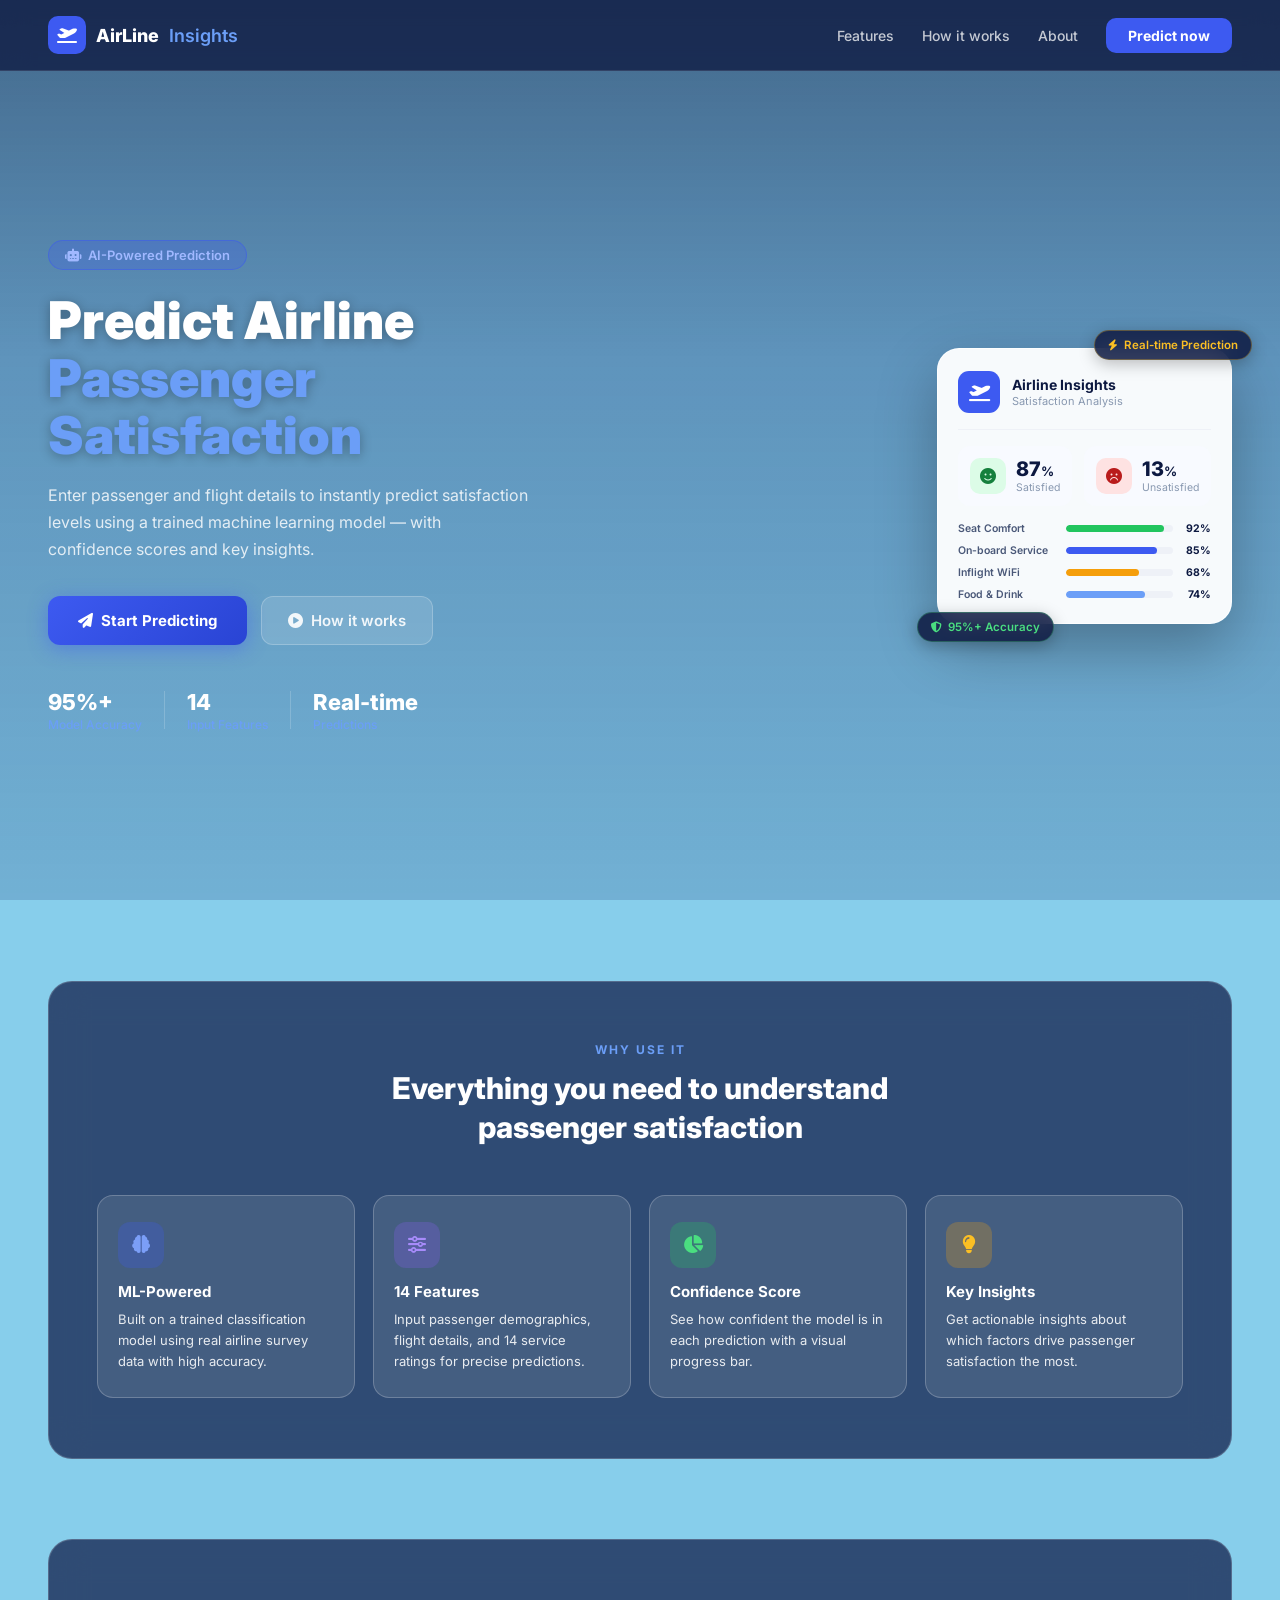
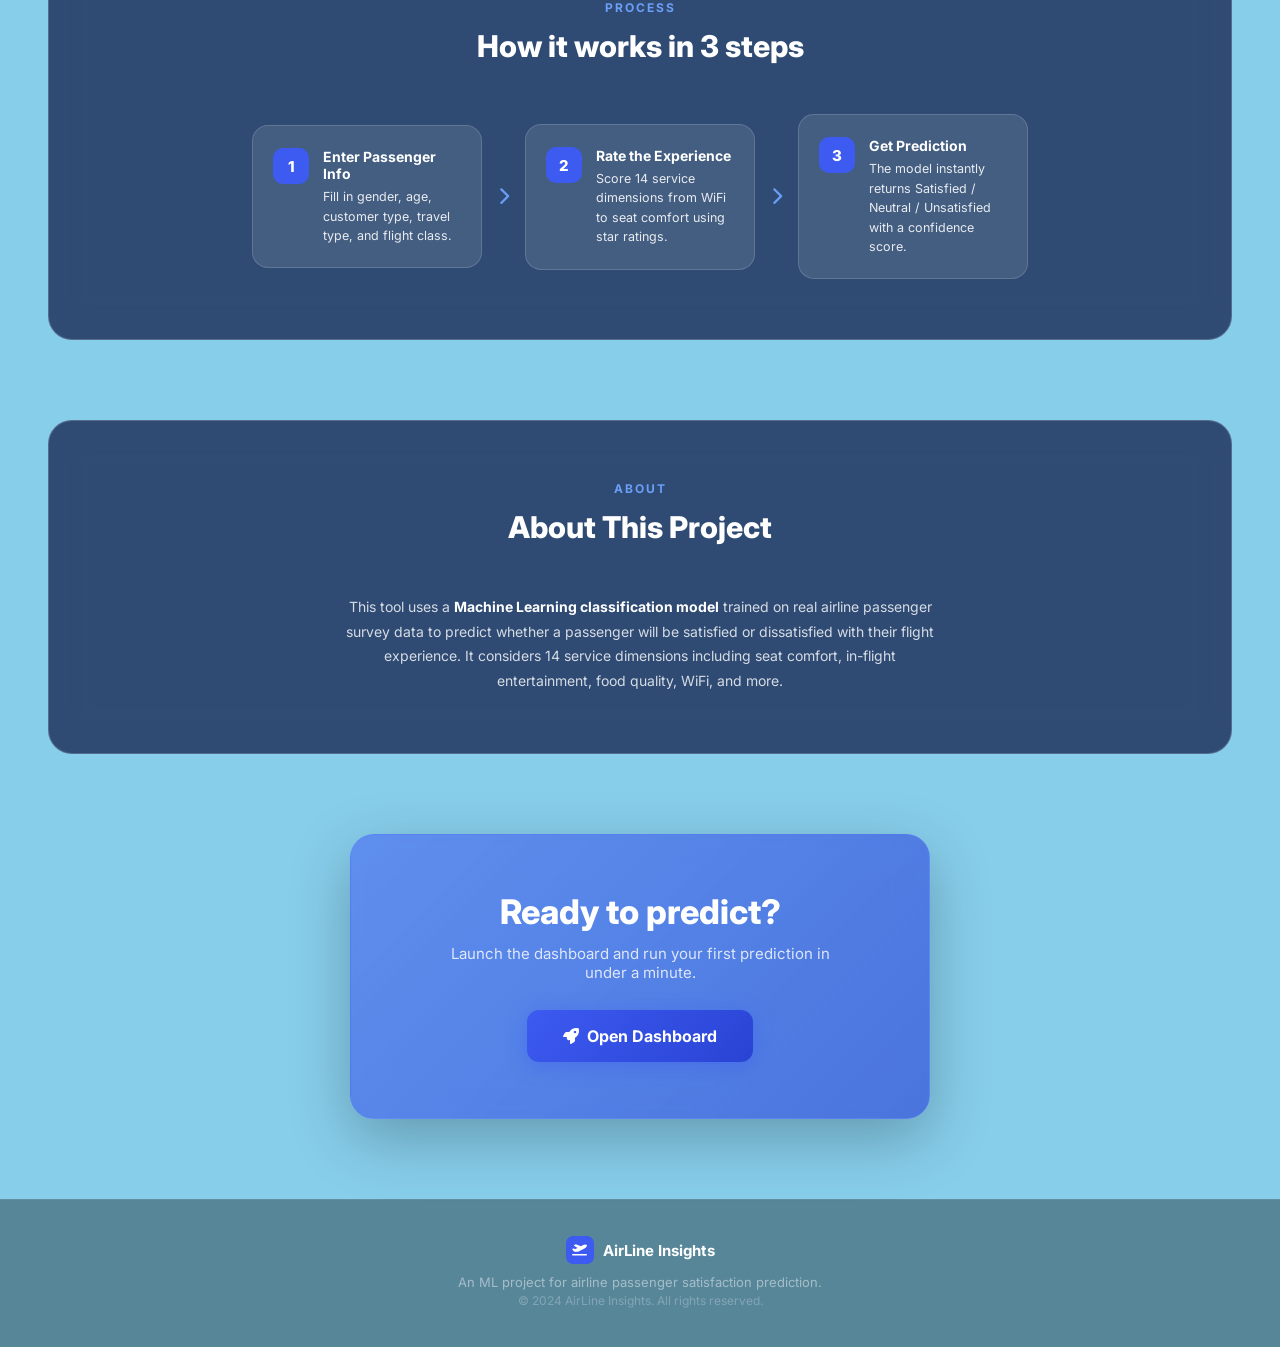
<file: Frontend/index.html>
<!DOCTYPE html>
<html lang="en">
<head>
  <meta charset="UTF-8"/>
  <meta name="viewport" content="width=device-width, initial-scale=1.0, viewport-fit=cover"/>
  <title>AirLine Insights – Home</title>
  <link rel="icon" type="image/svg+xml" href="data:image/svg+xml,<svg xmlns='http://www.w3.org/2000/svg' viewBox='0 0 32 32'><rect width='32' height='32' rx='8' fill='%233d5af1'/><text x='50%25' y='54%25' dominant-baseline='middle' text-anchor='middle' font-size='18' fill='white'>✈</text></svg>"/>
  <link href="https://fonts.googleapis.com/css2?family=Inter:wght@400;500;600;700;800;900&display=swap" rel="stylesheet"/>
  <link rel="stylesheet" href="https://cdnjs.cloudflare.com/ajax/libs/font-awesome/6.5.0/css/all.min.css"/>
  <link rel="stylesheet" href="landing.css"/>
</head>
<body>

  <!-- NAV -->
  <nav class="nav">
    <a href="index.html" class="nav-logo">
      <div class="nav-logo-icon"><i class="fas fa-plane-departure"></i></div>
      <span class="nav-brand">AirLine</span><span class="nav-brand-sub"> Insights</span>
    </a>
    <div class="nav-links">
      <a href="#features">Features</a>
      <a href="#how">How it works</a>
      <a href="#about">About</a>
      <a href="dashboard.html" class="nav-cta">Predict now</a>
    </div>
    <button class="nav-toggle" id="navToggle" aria-label="Toggle menu" onclick="toggleMobileNav()">
      <i class="fas fa-bars" id="navToggleIcon"></i>
    </button>
    <div class="nav-mobile-menu" id="navMobileMenu">
      <a href="#features" onclick="closeMobileNav()">Features</a>
      <a href="#how" onclick="closeMobileNav()">How it works</a>
      <a href="#about" onclick="closeMobileNav()">About</a>
      <a href="dashboard.html" onclick="closeMobileNav()">Predict now</a>
    </div>
  </nav>

  <!-- HERO -->
  <section class="hero">
    <div class="hero-content">
      <div class="hero-badge"><i class="fas fa-robot"></i> AI-Powered Prediction</div>
      <h1 class="hero-h1">Predict Airline<br/><span class="hero-accent">Passenger Satisfaction</span></h1>
      <p class="hero-p">Enter passenger and flight details to instantly predict satisfaction levels using a trained machine learning model — with confidence scores and key insights.</p>
      <div class="hero-btns">
        <a href="dashboard.html" class="btn-primary"><i class="fas fa-paper-plane"></i> Start Predicting</a>
        <a href="#how" class="btn-ghost"><i class="fas fa-play-circle"></i> How it works</a>
      </div>
      <div class="hero-stats">
        <div class="stat"><span class="stat-num">95%+</span><span class="stat-label">Model Accuracy</span></div>
        <div class="stat-div"></div>
        <div class="stat"><span class="stat-num">14</span><span class="stat-label">Input Features</span></div>
        <div class="stat-div"></div>
        <div class="stat"><span class="stat-num">Real-time</span><span class="stat-label">Predictions</span></div>
      </div>
    </div>

    <!-- Hero Visual -->
    <div class="hero-visual">
      <div class="hero-vis-wrap">

        <!-- Main card -->
        <div class="vis-main-card">
          <div class="vis-card-header">
            <div class="vis-header-icon"><i class="fas fa-plane-departure"></i></div>
            <div>
              <p class="vis-card-title">Airline Insights</p>
              <p class="vis-card-sub">Satisfaction Analysis</p>
            </div>
          </div>
          <div class="vis-divider"></div>

          <div class="vis-stats-row">
            <div class="vis-stat">
              <div class="vis-stat-icon green"><i class="fas fa-face-smile"></i></div>
              <div>
                <p class="vis-stat-num">87<span>%</span></p>
                <p class="vis-stat-lbl">Satisfied</p>
              </div>
            </div>
            <div class="vis-stat">
              <div class="vis-stat-icon red"><i class="fas fa-face-frown"></i></div>
              <div>
                <p class="vis-stat-num">13<span>%</span></p>
                <p class="vis-stat-lbl">Unsatisfied</p>
              </div>
            </div>
          </div>

          <div class="vis-chart">
            <div class="vis-bar-row">
              <span class="vis-bar-lbl">Seat Comfort</span>
              <div class="vis-bar-track"><div class="vis-bar-fill" style="width:92%;background:#22c55e;"></div></div>
              <span class="vis-bar-val">92%</span>
            </div>
            <div class="vis-bar-row">
              <span class="vis-bar-lbl">On-board Service</span>
              <div class="vis-bar-track"><div class="vis-bar-fill" style="width:85%;background:#3d5af1;"></div></div>
              <span class="vis-bar-val">85%</span>
            </div>
            <div class="vis-bar-row">
              <span class="vis-bar-lbl">Inflight WiFi</span>
              <div class="vis-bar-track"><div class="vis-bar-fill" style="width:68%;background:#f59e0b;"></div></div>
              <span class="vis-bar-val">68%</span>
            </div>
            <div class="vis-bar-row">
              <span class="vis-bar-lbl">Food & Drink</span>
              <div class="vis-bar-track"><div class="vis-bar-fill" style="width:74%;background:#6b9ef7;"></div></div>
              <span class="vis-bar-val">74%</span>
            </div>
          </div>
        </div>

        <!-- Floating badges -->
        <div class="vis-badge v-b1"><i class="fas fa-bolt"></i> Real-time Prediction</div>
        <div class="vis-badge v-b2"><i class="fas fa-shield-halved"></i> 95%+ Accuracy</div>

      </div>
    </div>

  </section>

  <!-- FEATURES -->
  <section class="section-wrap" id="features">
    <div class="glass-section">
      <p class="sec-label">Why use it</p>
      <h2 class="sec-title">Everything you need to understand passenger satisfaction</h2>
      <div class="feat-grid">
        <div class="feat-card">
          <div class="feat-icon blue"><i class="fas fa-brain"></i></div>
          <h3>ML-Powered</h3>
          <p>Built on a trained classification model using real airline survey data with high accuracy.</p>
        </div>
        <div class="feat-card">
          <div class="feat-icon purple"><i class="fas fa-sliders"></i></div>
          <h3>14 Features</h3>
          <p>Input passenger demographics, flight details, and 14 service ratings for precise predictions.</p>
        </div>
        <div class="feat-card">
          <div class="feat-icon green"><i class="fas fa-chart-pie"></i></div>
          <h3>Confidence Score</h3>
          <p>See how confident the model is in each prediction with a visual progress bar.</p>
        </div>
        <div class="feat-card">
          <div class="feat-icon orange"><i class="fas fa-lightbulb"></i></div>
          <h3>Key Insights</h3>
          <p>Get actionable insights about which factors drive passenger satisfaction the most.</p>
        </div>
      </div>
    </div>
  </section>

  <!-- HOW IT WORKS -->
  <section class="section-wrap" id="how" style="padding-top:0;">
    <div class="glass-section">
      <p class="sec-label">Process</p>
      <h2 class="sec-title">How it works in 3 steps</h2>
      <div class="steps">
        <div class="step">
          <div class="step-num">1</div>
          <div>
            <h3>Enter Passenger Info</h3>
            <p>Fill in gender, age, customer type, travel type, and flight class.</p>
          </div>
        </div>
        <div class="step-arrow"><i class="fas fa-chevron-right"></i></div>
        <div class="step">
          <div class="step-num">2</div>
          <div>
            <h3>Rate the Experience</h3>
            <p>Score 14 service dimensions from WiFi to seat comfort using star ratings.</p>
          </div>
        </div>
        <div class="step-arrow"><i class="fas fa-chevron-right"></i></div>
        <div class="step">
          <div class="step-num">3</div>
          <div>
            <h3>Get Prediction</h3>
            <p>The model instantly returns Satisfied / Neutral / Unsatisfied with a confidence score.</p>
          </div>
        </div>
      </div>
    </div>
  </section>

  <!-- ABOUT -->
  <section class="section-wrap" id="about" style="padding-top:0;">
    <div class="glass-section">
      <p class="sec-label">About</p>
      <h2 class="sec-title">About This Project</h2>
      <p style="color:rgba(255,255,255,0.80);font-size:14px;line-height:1.75;text-align:center;max-width:600px;margin:0 auto;">
        This tool uses a <strong style="color:#fff;">Machine Learning classification model</strong> trained on real airline passenger survey data
        to predict whether a passenger will be satisfied or dissatisfied with their flight experience.
        It considers 14 service dimensions including seat comfort, in-flight entertainment, food quality, WiFi, and more.
      </p>
    </div>
  </section>

  <!-- CTA -->
  <section class="section-wrap" style="padding-top:0;">
    <div class="cta-wrap">
      <div class="cta-box">
        <h2>Ready to predict?</h2>
        <p>Launch the dashboard and run your first prediction in under a minute.</p>
        <a href="dashboard.html" class="btn-primary large"><i class="fas fa-rocket"></i> Open Dashboard</a>
      </div>
    </div>
  </section>

  <!-- FOOTER -->
  <footer class="footer">
    <div class="footer-logo">
      <div class="nav-logo-icon" style="width:28px;height:28px;border-radius:7px;background:#3d5af1;display:flex;align-items:center;justify-content:center;color:#fff;font-size:12px;">
        <i class="fas fa-plane-departure"></i>
      </div>
      <span>AirLine Insights</span>
    </div>
    <p>An ML project for airline passenger satisfaction prediction.</p>
    <p style="color:rgba(255,255,255,0.25);font-size:12px;">© 2024 AirLine Insights. All rights reserved.</p>
  </footer>

  <script>
    function toggleMobileNav() {
      const menu = document.getElementById('navMobileMenu');
      const icon = document.getElementById('navToggleIcon');
      const isOpen = menu.classList.toggle('open');
      icon.className = isOpen ? 'fas fa-times' : 'fas fa-bars';
    }
    function closeMobileNav() {
      document.getElementById('navMobileMenu').classList.remove('open');
      document.getElementById('navToggleIcon').className = 'fas fa-bars';
    }
  </script>
</body>
</html>
</file>
<file: Frontend/landing.css>
*, *::before, *::after { box-sizing: border-box; margin: 0; padding: 0; }
    html { font-size: 15px; }

    body {
      font-family: 'Inter', sans-serif;
      color: #1a2040;
      min-height: 100vh;
      background: #87CEEB;
      position: relative;
      overflow-x: hidden;
    }

    /* Same sky background as dashboard */
    body::after {
      content: '';
      position: fixed; inset: 0; z-index: -2;
      background:
        url('https://images.unsplash.com/photo-1436491865332-7a61a109cc05?w=1800&q=90&fit=crop')
        center center / cover no-repeat;
    }
    body::before {
      content: '';
      position: fixed; inset: 0; z-index: -1; pointer-events: none;
      background: linear-gradient(180deg,
        rgba(10,20,60,0.55) 0%,
        rgba(20,40,100,0.35) 40%,
        rgba(30,60,120,0.20) 100%);
    }

    /* ── NAV ── */
    .nav {
      display: flex; align-items: center; justify-content: space-between;
      padding: 16px 48px;
      position: sticky; top: 0; z-index: 100;
      background: rgba(10,20,60,0.72);
      backdrop-filter: blur(14px);
      border-bottom: 1px solid rgba(255,255,255,0.10);
    }
    .nav-logo { display: flex; align-items: center; gap: 10px; text-decoration: none; }
    .nav-logo-icon {
      width: 38px; height: 38px; background: #3d5af1;
      border-radius: 10px; display: flex; align-items: center; justify-content: center;
      color: white; font-size: 16px;
    }
    .nav-brand     { color: #fff; font-size: 18px; font-weight: 800; }
    .nav-brand-sub { color: #6b9ef7; font-size: 18px; font-weight: 600; }

    .nav-links { display: flex; align-items: center; gap: 28px; }
    .nav-links a { color: rgba(255,255,255,0.75); text-decoration: none; font-size: 14px; font-weight: 500; transition: color 0.2s; }
    .nav-links a:hover { color: #fff; }
    .nav-cta {
      background: #3d5af1 !important; color: #fff !important;
      padding: 9px 22px; border-radius: 10px; font-weight: 700 !important;
      transition: background 0.2s, transform 0.18s !important;
    }
    .nav-cta:hover { background: #2944d4 !important; transform: translateY(-1px); }

    /* ── HERO ── */
    .hero {
      min-height: calc(100vh - 70px);
      display: flex; align-items: center; justify-content: space-between;
      padding: 60px 48px;
      gap: 40px;
    }
    .hero-content { flex: 1; max-width: 560px; }

    .hero-badge {
      display: inline-flex; align-items: center; gap: 7px;
      background: rgba(61,90,241,0.25);
      border: 1px solid rgba(61,90,241,0.5);
      color: #a0b8ff; padding: 6px 16px; border-radius: 50px;
      font-size: 13px; font-weight: 600; margin-bottom: 22px;
    }

    .hero-h1 {
      font-size: 52px; font-weight: 900; color: #fff;
      line-height: 1.1; margin-bottom: 18px;
      text-shadow: 0 2px 12px rgba(0,0,0,0.3);
    }
    .hero-accent { color: #6b9ef7; }

    .hero-p {
      color: rgba(255,255,255,0.82); font-size: 16px;
      line-height: 1.7; margin-bottom: 32px; max-width: 480px;
    }

    .hero-btns { display: flex; gap: 14px; margin-bottom: 44px; flex-wrap: wrap; }

    .btn-primary {
      display: inline-flex; align-items: center; gap: 8px;
      background: linear-gradient(135deg, #3d5af1, #2944d4);
      color: #fff; text-decoration: none;
      padding: 14px 30px; border-radius: 12px;
      font-size: 15px; font-weight: 700;
      box-shadow: 0 4px 20px rgba(61,90,241,0.45);
      transition: all 0.2s;
    }
    .btn-primary:hover { transform: translateY(-2px); box-shadow: 0 6px 28px rgba(61,90,241,0.55); }
    .btn-primary.large { padding: 16px 36px; font-size: 16px; }

    .btn-ghost {
      display: inline-flex; align-items: center; gap: 8px;
      background: rgba(255,255,255,0.12);
      border: 1px solid rgba(255,255,255,0.22);
      color: rgba(255,255,255,0.9); text-decoration: none;
      padding: 14px 26px; border-radius: 12px;
      font-size: 15px; font-weight: 600;
      transition: all 0.2s;
    }
    .btn-ghost:hover { background: rgba(255,255,255,0.20); color: #fff; }

    .hero-stats { display: flex; align-items: center; gap: 22px; }
    .stat { display: flex; flex-direction: column; gap: 2px; }
    .stat-num   { color: #fff; font-size: 22px; font-weight: 800; }
    .stat-label { color: #6b9ef7; font-size: 12px; font-weight: 500; }
    .stat-div   { width: 1px; height: 38px; background: rgba(255,255,255,0.18); }

    /* mock card */
    .hero-visual { flex-shrink: 0; }
    .hero-card {
      background: rgba(255,255,255,0.92);
      backdrop-filter: blur(14px);
      border: 1px solid rgba(255,255,255,0.75);
      border-radius: 20px; padding: 22px 20px;
      width: min(250px, 100%); display: flex; flex-direction: column;
      align-items: center; gap: 10px;
      box-shadow: 0 20px 60px rgba(0,0,0,0.25);
    }
    .mock-face {
      width: 80px; height: 80px; border-radius: 50%;
      background: linear-gradient(135deg, #22c55e, #15803d);
      display: flex; align-items: center; justify-content: center;
      box-shadow: 0 0 0 14px rgba(34,197,94,0.18);
    }
    .mock-sat   { font-size: 16px; font-weight: 900; color: #15803d; letter-spacing: 2px; }
    .mock-desc  { font-size: 11.5px; color: #4a5878; text-align: center; line-height: 1.5; }
    .mock-lbl   { font-size: 12px; font-weight: 700; color: #3d5af1; }
    .mock-big   { font-size: 38px; font-weight: 900; color: #0c1840; line-height: 1; }
    .mock-bar-wrap {
      width: 100%; height: 10px; background: #dde6f0;
      border-radius: 99px; overflow: hidden;
    }
    .mock-bar-fill {
      width: 89%; height: 100%; border-radius: 99px;
      background: linear-gradient(90deg, #22c55e, #15803d);
    }
    .mock-conf  { font-size: 12px; font-weight: 700; color: #15803d; }
    .mock-sep   { width: 100%; height: 1px; background: #eef1f7; }

    /* ── Hero Visual (new stats card) ── */
    .hero-visual { flex-shrink: 0; }

    .hero-vis-wrap {
      position: relative;
      width: min(300px, 100%);
      margin: 0 auto;
    }

    .vis-main-card {
      background: rgba(255,255,255,0.95);
      backdrop-filter: blur(16px);
      border: 1px solid rgba(255,255,255,0.80);
      border-radius: 22px;
      padding: 22px 20px;
      box-shadow: 0 24px 60px rgba(0,0,0,0.28);
      display: flex; flex-direction: column; gap: 16px;
    }

    .vis-card-header {
      display: flex; align-items: center; gap: 12px;
    }
    .vis-header-icon {
      width: 42px; height: 42px; background: #3d5af1;
      border-radius: 11px; flex-shrink: 0;
      display: flex; align-items: center; justify-content: center;
      color: #fff; font-size: 17px;
    }
    .vis-card-title { font-size: 14px; font-weight: 700; color: #0c1840; }
    .vis-card-sub   { font-size: 11px; color: #8898b0; margin-top: 1px; }

    .vis-divider { height: 1px; background: #eef1f7; }

    .vis-stats-row {
      display: flex; gap: 12px;
    }
    .vis-stat {
      flex: 1; display: flex; align-items: center; gap: 10px;
      background: #f8faff; border-radius: 12px; padding: 12px 12px;
    }
    .vis-stat-icon {
      width: 36px; height: 36px; border-radius: 10px; flex-shrink: 0;
      display: flex; align-items: center; justify-content: center; font-size: 16px;
    }
    .vis-stat-icon.green { background: #dcfce7; color: #15803d; }
    .vis-stat-icon.red   { background: #fee2e2; color: #b91c1c; }
    .vis-stat-num {
      font-size: 20px; font-weight: 800; color: #0c1840; line-height: 1;
    }
    .vis-stat-num span { font-size: 13px; font-weight: 700; }
    .vis-stat-lbl { font-size: 10.5px; color: #8898b0; margin-top: 2px; }

    /* mini bar chart */
    .vis-chart { display: flex; flex-direction: column; gap: 9px; }
    .vis-bar-row {
      display: flex; align-items: center; gap: 8px;
    }
    .vis-bar-lbl  { font-size: 10.5px; font-weight: 600; color: #4a5878; width: 100px; flex-shrink: 0; }
    .vis-bar-track {
      flex: 1; height: 7px; background: #eef1f7;
      border-radius: 99px; overflow: hidden;
    }
    .vis-bar-fill {
      height: 100%; border-radius: 99px;
      animation: barGrow 1.2s cubic-bezier(0.4,0,0.2,1) both;
    }
    @keyframes barGrow {
      from { width: 0 !important; }
    }
    .vis-bar-val  { font-size: 10.5px; font-weight: 700; color: #0c1840; width: 30px; text-align: right; }

    /* floating badges */
    .vis-badge {
      position: absolute;
      display: inline-flex; align-items: center; gap: 6px;
      background: rgba(10,20,60,0.82);
      backdrop-filter: blur(10px);
      border: 1px solid rgba(255,255,255,0.18);
      color: #fff; font-size: 11.5px; font-weight: 600;
      padding: 7px 13px; border-radius: 50px;
      box-shadow: 0 4px 16px rgba(0,0,0,0.25);
      white-space: nowrap;
    }
    .vis-badge i { font-size: 11px; }
    .v-b1 { top: -18px; right: -20px; color: #fbbf24; border-color: rgba(251,191,36,0.3); }
    .v-b1 i { color: #fbbf24; }
    .v-b2 { bottom: -18px; left: -20px; color: #4ade80; border-color: rgba(74,222,128,0.3); }
    .v-b2 i { color: #4ade80; }

    /* ── GLASS SECTION WRAPPER ── */
    .section-wrap {
      padding: 80px 48px;
    }
    .glass-section {
      background: rgba(15,25,70,0.72);
      backdrop-filter: blur(18px);
      -webkit-backdrop-filter: blur(18px);
      border: 1px solid rgba(255,255,255,0.18);
      border-radius: 24px;
      padding: 60px 48px;
    }

    .sec-label {
      text-align: center; color: #6b9ef7;
      font-size: 12px; font-weight: 700; letter-spacing: 2px;
      text-transform: uppercase; margin-bottom: 12px;
    }
    .sec-title {
      text-align: center; font-size: 30px; font-weight: 800;
      color: #fff; margin-bottom: 48px; max-width: 520px;
      margin-left: auto; margin-right: auto; line-height: 1.3;
    }

    /* features */
    .feat-grid {
      display: grid; grid-template-columns: repeat(4,1fr); gap: 18px;
    }
    .feat-card {
      background: rgba(255,255,255,0.10);
      border: 1px solid rgba(255,255,255,0.22);
      border-radius: 16px; padding: 26px 20px;
      transition: transform 0.2s, background 0.2s;
    }
    .feat-card:hover { transform: translateY(-4px); background: rgba(255,255,255,0.17); }
    .feat-icon {
      width: 46px; height: 46px; border-radius: 12px;
      display: flex; align-items: center; justify-content: center;
      font-size: 18px; margin-bottom: 14px;
    }
    .feat-icon.blue   { background: rgba(61,90,241,0.25);  color: #7b9ef7; }
    .feat-icon.purple { background: rgba(139,92,246,0.25); color: #a78bfa; }
    .feat-icon.green  { background: rgba(34,197,94,0.25);  color: #4ade80; }
    .feat-icon.orange { background: rgba(245,158,11,0.25); color: #fbbf24; }
    .feat-card h3 { color: #fff; font-size: 15px; font-weight: 700; margin-bottom: 8px; }
    .feat-card p  { color: rgba(255,255,255,0.88); font-size: 13px; line-height: 1.6; }

    /* steps */
    .steps {
      display: flex; align-items: center; justify-content: center;
      gap: 16px; flex-wrap: wrap;
    }
    .step {
      display: flex; align-items: flex-start; gap: 14px;
      background: rgba(255,255,255,0.10);
      border: 1px solid rgba(255,255,255,0.15);
      border-radius: 16px; padding: 22px 20px; max-width: 230px;
    }
    .step-num {
      width: 36px; height: 36px; background: #3d5af1;
      border-radius: 10px; flex-shrink: 0;
      display: flex; align-items: center; justify-content: center;
      color: #fff; font-size: 15px; font-weight: 800;
    }
    .step h3 { color: #fff; font-size: 14px; font-weight: 700; margin-bottom: 5px; }
    .step p  { color: rgba(255,255,255,0.88); font-size: 12.5px; line-height: 1.55; }
    .step-arrow { color: #6b9ef7; font-size: 18px; }

    /* CTA */
    .cta-wrap { display: flex; justify-content: center; }
    .cta-box {
      background: linear-gradient(135deg, rgba(61,90,241,0.55), rgba(41,68,212,0.65));
      backdrop-filter: blur(16px);
      border: 1px solid rgba(100,130,255,0.35);
      border-radius: 24px; padding: 56px 80px;
      text-align: center; max-width: 580px; width: 100%;
      box-shadow: 0 20px 60px rgba(0,0,0,0.25);
    }
    .cta-box h2 { font-size: 34px; font-weight: 800; color: #fff; margin-bottom: 12px; }
    .cta-box p  { color: rgba(255,255,255,0.80); font-size: 15px; margin-bottom: 28px; }

    /* footer */
    .footer {
      text-align: center; padding: 36px 48px;
      background: rgba(0,0,0,0.35);
      border-top: 1px solid rgba(255,255,255,0.08);
    }
    .footer-logo { display: flex; align-items: center; justify-content: center; gap: 9px; margin-bottom: 10px; }
    .footer-logo span { color: #fff; font-size: 15px; font-weight: 700; }
    .footer p  { color: rgba(255,255,255,0.45); font-size: 13px; margin-bottom: 3px; }

    /* scrollbar */
    ::-webkit-scrollbar { width: 5px; }
    ::-webkit-scrollbar-track { background: transparent; }
    ::-webkit-scrollbar-thumb { background: rgba(255,255,255,0.20); border-radius: 4px; }


    /* ── MOBILE NAV TOGGLE ── */
    .nav-toggle {
      display: none;
      width: 40px; height: 40px;
      align-items: center; justify-content: center;
      background: rgba(255,255,255,0.12);
      border: 1px solid rgba(255,255,255,0.22);
      border-radius: 9px;
      color: #fff; font-size: 16px;
      cursor: pointer;
      min-width: 40px; min-height: 40px;
      touch-action: manipulation;
      -webkit-tap-highlight-color: transparent;
    }
    .nav-mobile-menu {
      display: none;
      flex-direction: column;
      gap: 2px;
      position: absolute;
      top: 100%; left: 0; right: 0;
      background: rgba(10,20,60,0.97);
      backdrop-filter: blur(14px);
      border-bottom: 1px solid rgba(255,255,255,0.10);
      padding: 10px 20px 16px;
    }
    .nav-mobile-menu.open { display: flex; }
    .nav-mobile-menu a {
      color: rgba(255,255,255,0.85); text-decoration: none;
      font-size: 15px; font-weight: 500;
      padding: 12px 4px; border-bottom: 1px solid rgba(255,255,255,0.08);
    }
    .nav-mobile-menu a:last-child { border-bottom: none; }

    /* responsive */
    @media (max-width: 960px) {
      .hero { flex-direction: column; padding: 40px 24px; align-items: flex-start; }
      .hero-visual { align-self: center; }
      .feat-grid { grid-template-columns: repeat(2,1fr); }
      .hero-h1 { font-size: 36px; }
    }
    @media (max-width: 600px) {
      .nav { padding: 14px 20px; position: relative; flex-wrap: wrap; }
      .nav-links { display: none; }
      .nav-toggle { display: flex; }
      .section-wrap { padding: 50px 16px; }
      .glass-section { padding: 36px 20px; }
      .feat-grid { grid-template-columns: 1fr; }
      .steps { flex-direction: column; align-items: stretch; }
      .step { max-width: 100%; }
      .step-arrow { transform: rotate(90deg); align-self: center; }
      .cta-box { padding: 36px 20px; }
      .footer { padding: 28px 20px; }
      .hero-h1 { font-size: 30px; }
      .hero-p { font-size: 14px; }
      .hero-stats { flex-wrap: wrap; row-gap: 10px; }
      .hero-visual { align-self: stretch; }
      .v-b1, .v-b2 { display: none; }
    }

    /* Very small phones */
    @media (max-width: 380px) {
      .hero-btns { flex-direction: column; align-items: stretch; }
      .hero-btns a { justify-content: center; }
      .hero-stats { gap: 14px; }
      .cta-box h2 { font-size: 26px; }
      .sec-title { font-size: 22px; }
      .feat-grid { gap: 12px; }
    }

    /* Landscape mobile */
    @media (max-height: 500px) and (orientation: landscape) {
      .hero { min-height: auto; padding: 30px 24px; }
      .hero-h1 { font-size: 28px; }
    }

    /* Reduced motion */
    @media (prefers-reduced-motion: reduce) {
      *, *::before, *::after {
        animation-duration: 0.01ms !important;
        transition-duration: 0.01ms !important;
      }
    }
</file>
